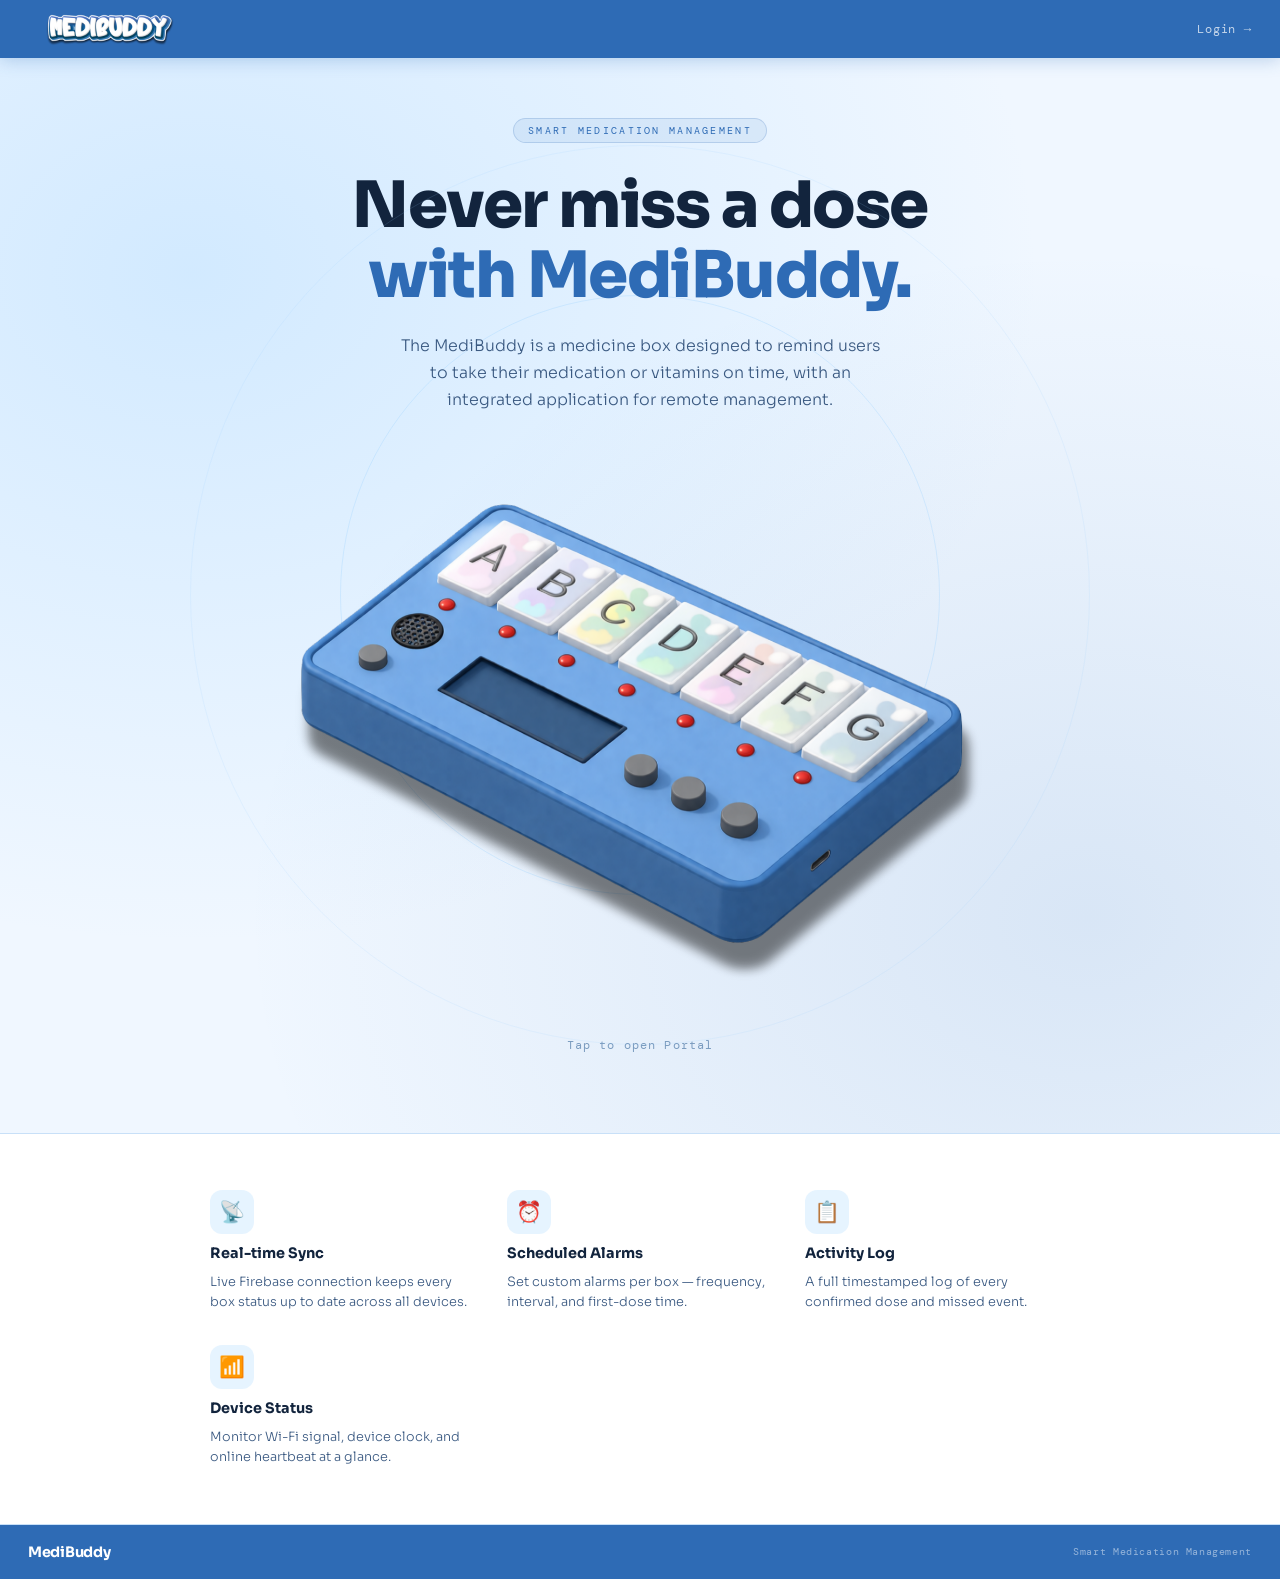
<file: index.html>
<!DOCTYPE html>
<html lang="en">
<head>
<meta charset="UTF-8">
<meta name="viewport" content="width=device-width, initial-scale=1.0">
<title>MediBuddy — Smart Medication Management</title>
<link href="https://fonts.googleapis.com/css2?family=DM+Mono:wght@400;500&family=Sora:wght@300;400;600;700;800&display=swap" rel="stylesheet">

<style>
  :root {
    --bg:        #f0f7ff;
    --surface:   #ffffff;
    --accent:    #2e6bb5;
    --accent-lt: #9ad1ff;
    --accent-dk: #1a4a84;
    --text:      #12243d;
    --text-sec:  #3b5a82;
    --muted:     #7a9bbf;
    --border:    #c8e0f8;
    --font:      'Sora', sans-serif;
    --mono:      'DM Mono', monospace;
  }

  *, *::before, *::after { box-sizing: border-box; margin: 0; padding: 0; }

  html { scroll-behavior: smooth; }

  body {
    background: var(--bg);
    color: var(--text);
    font-family: var(--font);
    min-height: 100vh;
    overflow-x: hidden;
  }

  /* ─────────────────────────────────────────
     HEADER / NAV
  ───────────────────────────────────────── */
  header {
    background: var(--accent);
    height: 58px;
    padding: 0 28px;
    display: flex;
    align-items: center;
    justify-content: space-between;
    position: sticky;
    top: 0;
    z-index: 100;
    box-shadow: 0 2px 16px rgba(46,107,181,0.28);
  }
  .logo {
    display: flex;
    align-items: center;
  }
  .logo-img {
    height: 90px;      /* adjust to fit your PNG */
    width: auto;
    display: block;
  }
 
  .nav-link {
    font-size: 0.78rem;
    font-family: var(--mono);
    color: rgba(255,255,255,0.72);
    text-decoration: none;
    letter-spacing: 0.06em;
    transition: color 0.2s;
  }
  .nav-link:hover { color: #fff; }

  /* ─────────────────────────────────────────
     HERO SECTION
  ───────────────────────────────────────── */
  .hero {
    min-height: calc(100vh - 58px);
    display: flex;
    flex-direction: column;
    align-items: center;
    justify-content: center;
    text-align: center;
    padding: 60px 24px 80px;
    position: relative;
    background-image:
      radial-gradient(ellipse at 15% 20%, rgba(154,209,255,0.35) 0%, transparent 55%),
      radial-gradient(ellipse at 85% 80%, rgba(46,107,181,0.12) 0%, transparent 55%);
  }

  /* Decorative background rings */
  .hero::before {
    content: '';
    position: absolute;
    width: 600px; height: 600px;
    border-radius: 50%;
    border: 1px solid rgba(154,209,255,0.3);
    top: 50%; left: 50%;
    transform: translate(-50%, -50%);
    pointer-events: none;
    animation: pulse-ring 4s ease-in-out infinite;
  }
  .hero::after {
    content: '';
    position: absolute;
    width: 900px; height: 900px;
    border-radius: 50%;
    border: 1px solid rgba(154,209,255,0.15);
    top: 50%; left: 50%;
    transform: translate(-50%, -50%);
    pointer-events: none;
    animation: pulse-ring 4s ease-in-out infinite 0.8s;
  }

  @keyframes pulse-ring {
    0%, 100% { opacity: 0.4; transform: translate(-50%, -50%) scale(1); }
    50%       { opacity: 0.8; transform: translate(-50%, -50%) scale(1.03); }
  }

  .hero-eyebrow {
    font-family: var(--mono);
    font-size: 0.65rem;
    letter-spacing: 0.22em;
    text-transform: uppercase;
    color: var(--accent);
    background: rgba(46,107,181,0.08);
    border: 1px solid rgba(46,107,181,0.2);
    padding: 5px 14px;
    border-radius: 20px;
    margin-bottom: 28px;
    display: inline-block;
    animation: fade-up 0.6s ease both;
  }

  .hero-title {
    font-size: clamp(2.4rem, 6vw, 4rem);
    font-weight: 800;
    line-height: 1.1;
    letter-spacing: -1.5px;
    color: var(--text);
    margin-bottom: 20px;
    max-width: 720px;
    animation: fade-up 0.6s ease 0.1s both;
  }
  .hero-title em {
    font-style: normal;
    color: var(--accent);
  }

  .hero-sub {
    font-size: 1rem;
    font-weight: 300;
    color: var(--text-sec);
    max-width: 480px;
    line-height: 1.7;
    margin-bottom: 48px;
    animation: fade-up 0.6s ease 0.2s both;
  }

  /* =============================================
     DASHBOARD BUTTON — PNG PLACEHOLDER (TOP)
     ─────────────────────────────────────────────
     Replace the <img> src below with your PNG.
     The <a> tag links to dashboard.html.
     Recommended image size: ~260 × 260 px
  ============================================= */
  .dashboard-link {
    display: inline-block;
    text-decoration: none;
    position: relative;
    z-index: 1;
    animation: fade-up 0.6s ease 0.3s both;
    transition: transform 0.2s, filter 0.2s;
  }
  .dashboard-link:hover {
    transform: translateY(-4px) scale(1.03);
    filter: drop-shadow(0 12px 28px rgba(46,107,181,0.30));
  }

  /* ── REPLACE src WITH YOUR PNG ── */
  .dashboard-link img {
    width: 1000px;          /* adjust as needed */
    height: auto;
    display: block;
  }

  .cta-label {
    margin-top: 14px;
    font-size: 0.72rem;
    font-family: var(--mono);
    color: var(--muted);
    letter-spacing: 0.1em;
    animation: fade-up 0.6s ease 0.4s both;
  }

  /* ─────────────────────────────────────────
     FEATURES STRIP
  ───────────────────────────────────────── */
  .features {
    background: var(--surface);
    border-top: 1px solid var(--border);
    border-bottom: 1px solid var(--border);
    padding: 56px 24px;
  }
  .features-inner {
    max-width: 860px;
    margin: 0 auto;
    display: grid;
    grid-template-columns: repeat(auto-fit, minmax(200px, 1fr));
    gap: 32px;
  }
  .feature-item {
    display: flex;
    flex-direction: column;
    gap: 10px;
  }
  .feature-icon {
    width: 44px; height: 44px;
    border-radius: 12px;
    background: rgba(154,209,255,0.25);
    display: flex;
    align-items: center;
    justify-content: center;
    font-size: 1.3rem;
  }
  .feature-title {
    font-size: 0.9rem;
    font-weight: 700;
    color: var(--text);
  }
  .feature-desc {
    font-size: 0.8rem;
    color: var(--text-sec);
    line-height: 1.6;
    font-weight: 300;
  }
  
  /* ─────────────────────────────────────────
     FOOTER
  ───────────────────────────────────────── */
  footer {
    background: var(--accent);
    padding: 18px 28px;
    display: flex;
    align-items: center;
    justify-content: space-between;
    flex-wrap: wrap;
    gap: 8px;
  }
  .footer-logo {
    font-size: 0.9rem;
    font-weight: 700;
    color: #fff;
    letter-spacing: -0.3px;
  }
  .footer-note {
    font-family: var(--mono);
    font-size: 0.65rem;
    color: rgba(255,255,255,0.5);
    letter-spacing: 0.06em;
  }

  /* ─────────────────────────────────────────
     ANIMATIONS
  ───────────────────────────────────────── */
  @keyframes fade-up {
    from { opacity: 0; transform: translateY(18px); }
    to   { opacity: 1; transform: translateY(0); }
  }

  /* ─────────────────────────────────────────
     MOBILE
  ───────────────────────────────────────── */
  @media (max-width: 520px) {
    .hero-title { letter-spacing: -0.8px; }
    .hero::before { width: 340px; height: 340px; }
    .hero::after  { width: 520px; height: 520px; }
  }
</style>
</head>
<body>

<!-- ═══════════════════════════════════════
     HEADER
═══════════════════════════════════════ -->
<header>
  <div class="logo">
    <img src="Images/medibuddy_logo.png" alt="MediBuddy Logo" class="logo-img">
  </div>

  <a href="login.html" class="nav-link">Login →</a>
</header>


<!-- ═══════════════════════════════════════
     HERO
═══════════════════════════════════════ -->
<section class="hero">

  <div class="hero-eyebrow">Smart Medication Management</div>

  <h1 class="hero-title">
    Never miss a dose<br>
    <em>with MediBuddy.</em>
  </h1>

  <p class="hero-sub">
    The MediBuddy is a medicine box designed to remind users 
    to take their medication or vitamins on time, with an integrated 
    application for remote management.
  </p>

  <a href="login.html" class="dashboard-link" title="Go to Dashboard">
    <img src="Images/medibuddy_model.png" alt="Open Dashboard">
  </a>

  <div class="cta-label">Tap to open Portal</div>

</section>


<!-- ═══════════════════════════════════════
     FEATURES STRIP
═══════════════════════════════════════ -->
<section class="features">
  <div class="features-inner">
    <div class="feature-item">
      <div class="feature-icon">📡</div>
      <div class="feature-title">Real-time Sync</div>
      <div class="feature-desc">Live Firebase connection keeps every box status up to date across all devices.</div>
    </div>
    <div class="feature-item">
      <div class="feature-icon">⏰</div>
      <div class="feature-title">Scheduled Alarms</div>
      <div class="feature-desc">Set custom alarms per box — frequency, interval, and first-dose time.</div>
    </div>
    <div class="feature-item">
      <div class="feature-icon">📋</div>
      <div class="feature-title">Activity Log</div>
      <div class="feature-desc">A full timestamped log of every confirmed dose and missed event.</div>
    </div>
    <div class="feature-item">
      <div class="feature-icon">📶</div>
      <div class="feature-title">Device Status</div>
      <div class="feature-desc">Monitor Wi-Fi signal, device clock, and online heartbeat at a glance.</div>
    </div>
  </div>
</section>


<footer>
  <div class="footer-logo">MediBuddy</div>
  <div class="footer-note">Smart Medication Management</div>
</footer>

</body>
</html>
</file>
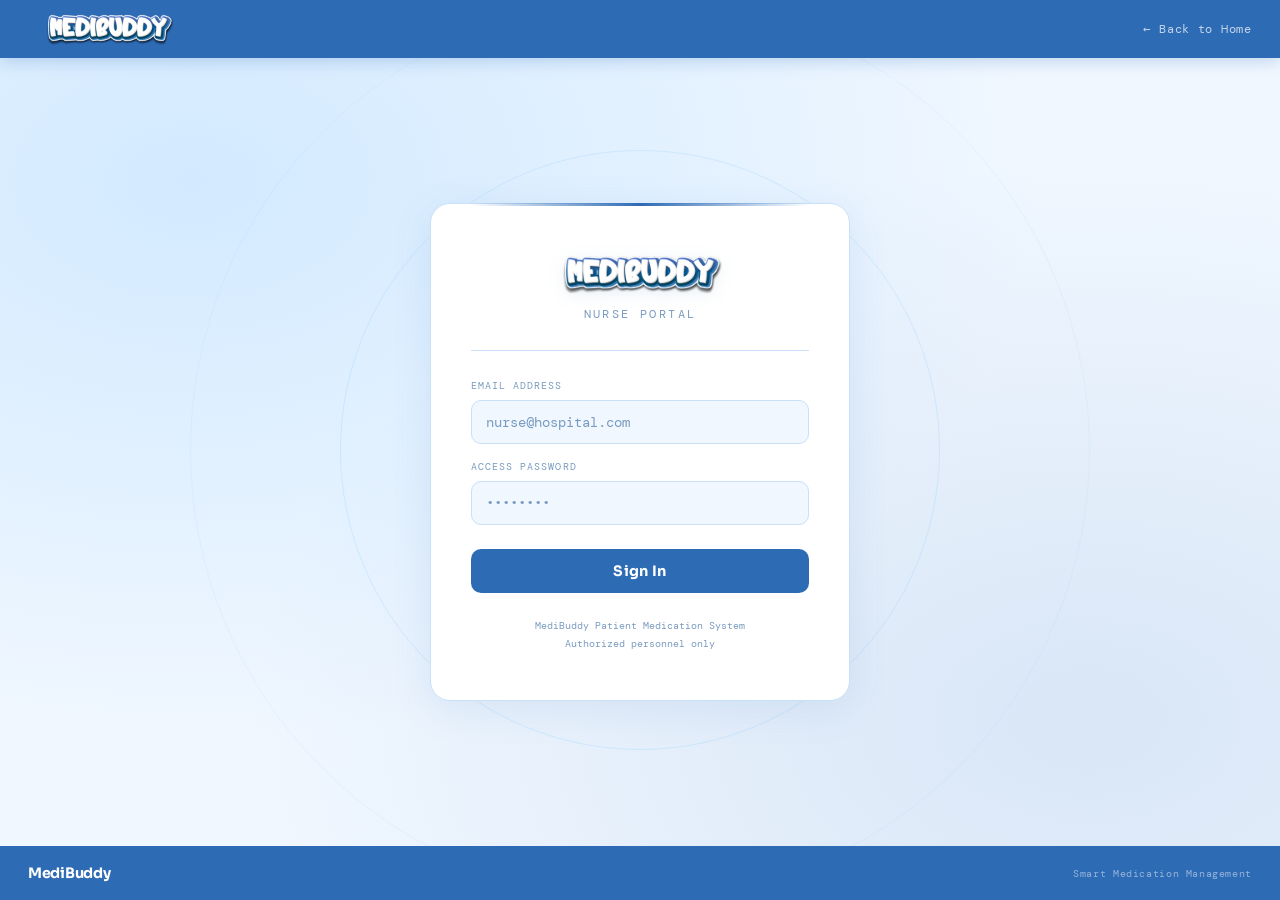
<file: login.html>
<!DOCTYPE html>
<html lang="en">
<head>
<meta charset="UTF-8">
<meta name="viewport" content="width=device-width, initial-scale=1.0">
<title>MediBuddy — Sign In</title>
<link href="https://fonts.googleapis.com/css2?family=DM+Mono:wght@400;500&family=Sora:wght@300;400;600;700;800&display=swap" rel="stylesheet">
<style>
  :root {
    --bg:        #f0f7ff;
    --surface:   #ffffff;
    --accent:    #2e6bb5;
    --accent-lt: #9ad1ff;
    --accent-dk: #1a4a84;
    --text:      #12243d;
    --text-sec:  #3b5a82;
    --muted:     #7a9bbf;
    --border:    #c8e0f8;
    --danger:    #d94f4f;
    --font:      'Sora', sans-serif;
    --mono:      'DM Mono', monospace;
  }

  *, *::before, *::after { box-sizing: border-box; margin: 0; padding: 0; }

  body {
    background: var(--bg);
    color: var(--text);
    font-family: var(--font);
    min-height: 100vh;
    display: flex;
    flex-direction: column;
    overflow-x: hidden;
    background-image:
      radial-gradient(ellipse at 15% 20%, rgba(154,209,255,0.35) 0%, transparent 55%),
      radial-gradient(ellipse at 85% 80%, rgba(46,107,181,0.12) 0%, transparent 55%);
  }

  /* ── Decorative rings (same as hero) ── */
  body::before {
    content: '';
    position: fixed;
    width: 600px; height: 600px;
    border-radius: 50%;
    border: 1px solid rgba(154,209,255,0.3);
    top: 50%; left: 50%;
    transform: translate(-50%, -50%);
    pointer-events: none;
    animation: pulse-ring 4s ease-in-out infinite;
  }
  body::after {
    content: '';
    position: fixed;
    width: 900px; height: 900px;
    border-radius: 50%;
    border: 1px solid rgba(154,209,255,0.15);
    top: 50%; left: 50%;
    transform: translate(-50%, -50%);
    pointer-events: none;
    animation: pulse-ring 4s ease-in-out infinite 0.8s;
  }
  @keyframes pulse-ring {
    0%, 100% { opacity: 0.4; transform: translate(-50%, -50%) scale(1); }
    50%       { opacity: 0.8; transform: translate(-50%, -50%) scale(1.03); }
  }

  /* ── Header ── */
  header {
    background: var(--accent);
    height: 58px;
    padding: 0 28px;
    display: flex;
    align-items: center;
    justify-content: space-between;
    position: sticky;
    top: 0;
    z-index: 100;
    box-shadow: 0 2px 16px rgba(46,107,181,0.28);
    flex-shrink: 0;
  }
  .logo-img {
    height: 90px;
    width: auto;
    display: block;
  }
  .nav-link {
    font-size: 0.78rem;
    font-family: var(--mono);
    color: rgba(255,255,255,0.72);
    text-decoration: none;
    letter-spacing: 0.06em;
    transition: color 0.2s;
  }
  .nav-link:hover { color: #fff; }

  /* ── Main content area ── */
  main {
    flex: 1;
    display: flex;
    align-items: center;
    justify-content: center;
    padding: 40px 20px;
    position: relative;
    z-index: 1;
  }

  /* ── Login card ── */
  .card {
    background: var(--surface);
    border: 1px solid var(--border);
    border-radius: 20px;
    padding: 48px 40px;
    width: 100%;
    max-width: 420px;
    box-shadow: 0 8px 40px rgba(46,107,181,0.10);
    animation: fade-up 0.5s cubic-bezier(.16,1,.3,1) both;
    position: relative;
  }
  /* Top accent line matching the accent colour */
  .card::before {
    content: '';
    position: absolute;
    top: -1px; left: 40px; right: 40px;
    height: 3px;
    background: linear-gradient(90deg, transparent, var(--accent), transparent);
    border-radius: 3px;
  }

  /* ── Logo block ── */
  .logo-block {
    text-align: center;
    margin-bottom: 24px;
  }
  .logo-icon {
    width: 52px; height: 52px;
    border-radius: 14px;
    background: rgba(46,107,181,0.08);
    border: 1px solid rgba(46,107,181,0.18);
    display: inline-flex;
    align-items: center;
    justify-content: center;
    font-size: 24px;
    margin-bottom: 16px;
  }
  .logo-name {
    font-size: 1.9rem;
    font-weight: 800;
    color: var(--text);
    letter-spacing: -1px;
    line-height: 1;
  }
  .logo-name em {
    font-style: normal;
    color: var(--accent);
  }
  .logo-sub {
    font-size: 0.75rem;
    font-family: var(--mono);
    color: var(--muted);
    letter-spacing: 0.2em;
    text-transform: uppercase;
  }
  
/* Logo image inside card */
.login-card-logo {
  max-width: 200px; /* Adjust this width to fit your logo's aspect ratio */
  height: auto;
  display: block;
  margin: 0 auto 12px auto; /* Centers the image and adds space below */
  filter: drop-shadow(0 4px 8px rgba(46, 107, 181, 0.1)); /* Optional: adds a soft lift */
}

  .divider {
    height: 1px;
    background: var(--border);
    margin: 28px 0;
  }

  /* ── Form fields ── */
  .field { margin-bottom: 16px; }
  .field label {
    display: block;
    font-size: 0.65rem;
    font-family: var(--mono);
    color: var(--muted);
    text-transform: uppercase;
    letter-spacing: 0.1em;
    margin-bottom: 8px;
  }
  .field input {
    width: 100%;
    background: var(--bg);
    border: 1px solid var(--border);
    border-radius: 10px;
    color: var(--text);
    font-family: var(--mono);
    font-size: 0.9rem;
    padding: 12px 14px;
    outline: none;
    transition: border-color 0.2s, box-shadow 0.2s;
    -webkit-appearance: none;
  }
  .field input::placeholder { color: var(--muted); }
  .field input:focus {
    border-color: var(--accent);
    box-shadow: 0 0 0 3px rgba(46,107,181,0.10);
  }
  .field input.error { border-color: var(--danger); }
.error-msg {
    font-size: 0.72rem;
    font-family: var(--mono);
    color: var(--danger);
    margin-top: 6px;
    display: none;
  }
  .error-msg.show { display: block; }

  /* ── Sign in button ── */
  .btn-login {
    width: 100%;
    background: var(--accent);
    color: #fff;
    border: none;
    border-radius: 10px;
    padding: 13px;
    font-family: var(--font);
    font-size: 0.9rem;
    font-weight: 700;
    cursor: pointer;
    margin-top: 8px;
    transition: background 0.2s, transform 0.1s, box-shadow 0.2s;
    letter-spacing: 0.02em;
    position: relative;
    overflow: hidden;
  }
  .btn-login:hover {
    background: var(--accent-dk);
    box-shadow: 0 4px 16px rgba(46,107,181,0.25);
  }
  .btn-login:active { transform: scale(0.98); }
  .btn-login:disabled { opacity: 0.5; cursor: not-allowed; }

  /* Shimmer on hover */
  .btn-login::after {
    content: '';
    position: absolute; inset: 0;
    background: linear-gradient(90deg, transparent 0%, rgba(255,255,255,0.12) 50%, transparent 100%);
    transform: translateX(-100%);
    transition: transform 0.4s;
  }
  .btn-login:hover::after { transform: translateX(100%); }

  .spinner {
    display: none;
    width: 16px; height: 16px;
    border: 2px solid rgba(255,255,255,0.3);
    border-top-color: #fff;
    border-radius: 50%;
    animation: spin 0.6s linear infinite;
    margin: 0 auto;
  }
  @keyframes spin { to { transform: rotate(360deg); } }

  .footer-note {
    text-align: center;
    font-size: 0.65rem;
    font-family: var(--mono);
    color: var(--muted);
    margin-top: 24px;
    line-height: 1.7;
  }

  /* ── Footer ── */
  footer {
    background: var(--accent);
    padding: 18px 28px;
    display: flex;
    align-items: center;
    justify-content: space-between;
    flex-wrap: wrap;
    gap: 8px;
    flex-shrink: 0;
    position: relative;
    z-index: 1;
  }
  .footer-brand {
    font-size: 0.9rem;
    font-weight: 700;
    color: #fff;
    letter-spacing: -0.3px;
  }
  .footer-copy {
    font-family: var(--mono);
    font-size: 0.65rem;
    color: rgba(255,255,255,0.5);
    letter-spacing: 0.06em;
  }

  /* ── Animations ── */
  @keyframes fade-up {
    from { opacity: 0; transform: translateY(18px); }
    to   { opacity: 1; transform: translateY(0); }
  }
  @keyframes shake {
    0%,100% { transform: translateX(0); }
    20%     { transform: translateX(-8px); }
    40%     { transform: translateX(8px); }
    60%     { transform: translateX(-6px); }
    80%     { transform: translateX(6px); }
  }
  .shake { animation: shake 0.4s ease; }

  @media (max-width: 480px) {
    .card { padding: 36px 24px; }
    body::before { width: 340px; height: 340px; }
    body::after  { width: 520px; height: 520px; }
  }


</style>
</head>
<body>

<header>
  <div class="logo">
    <img src="Images/medibuddy_logo.png" alt="MediBuddy Logo" class="logo-img">
  </div>
  <a href="index.html" class="nav-link">← Back to Home</a>
</header>

<main>
  <div class="card" id="card">
    <div class="logo-block">
      <img src="Images/medibuddy_logo-cropped.png" alt="MediBuddy Logo" class="login-card-logo">
      <div class="logo-sub">Nurse Portal</div>
    </div>

    <div class="divider"></div>

    <div class="field">
      <label>Email Address</label>
      <input type="email" id="email" placeholder="nurse@hospital.com" autocomplete="email">
      <div class="error-msg" id="email-err" >Please enter a valid email address.</div>
    </div>

    <div class="field">
      <label>Access Password</label>
      <input type="password" id="password" placeholder="••••••••" autocomplete="current-password">
      <div class="error-msg" id="pass-err" >Incorrect password. Please try again.</div>
    </div>

    <button class="btn-login" id="loginBtn" onclick="handleLogin()">
      <span id="btn-text">Sign In</span>
      <div class="spinner" id="spinner"></div>
    </button>

    <div class="footer-note">
      MediBuddy Patient Medication System<br>
      Authorized personnel only
    </div>
  </div>
</main>

<footer>
  <div class="footer-brand">MediBuddy</div>
  <div class="footer-copy">Smart Medication Management</div>
</footer>

<script>
  const DASHBOARD_PASSWORD = "medibuddy2025";

  const emailInput = document.getElementById("email");
  const passInput  = document.getElementById("password");
  const loginBtn   = document.getElementById("loginBtn");
  const btnText    = document.getElementById("btn-text");
  const spinner    = document.getElementById("spinner");
  const emailErr   = document.getElementById("email-err");
  const passErr    = document.getElementById("pass-err");
  const card       = document.getElementById("card");

  document.addEventListener("keydown", e => { if (e.key === "Enter") handleLogin(); });

  function setLoading(on) {
    loginBtn.disabled     = on;
    btnText.style.display = on ? "none"  : "block";
    spinner.style.display = on ? "block" : "none";
  }

  function clearErrors() {
    emailInput.classList.remove("error"); passInput.classList.remove("error");
    emailErr.classList.remove("show");    passErr.classList.remove("show");
  }

  function shakeCard() {
    card.classList.remove("shake"); void card.offsetWidth; card.classList.add("shake");
  }

  function isValidEmail(e) { return /^[^\s@]+@[^\s@]+\.[^\s@]+$/.test(e); }

  function handleLogin() {
    clearErrors();
    const email    = emailInput.value.trim();
    const password = passInput.value;
    let valid = true;

    if (!isValidEmail(email)) {
      emailInput.classList.add("error"); emailErr.classList.add("show"); valid = false;
    }
    if (!password) {
      passInput.classList.add("error");
      passErr.textContent = "Please enter a password.";
      passErr.classList.add("show"); valid = false;
    }
    if (!valid) { shakeCard(); return; }

    setLoading(true);

    setTimeout(() => {
      if (password !== DASHBOARD_PASSWORD) {
        setLoading(false);
        passInput.classList.add("error");
        passErr.textContent = "Incorrect password. Please try again.";
        passErr.classList.add("show");
        passInput.value = ""; passInput.focus();
        shakeCard(); return;
      }
      sessionStorage.setItem("nurseEmail", email);
      sessionStorage.setItem("authenticated", "true");
      card.style.transition = "opacity .3s, transform .3s";
      card.style.opacity    = "0";
      card.style.transform  = "scale(.97)";
      setTimeout(() => { window.location.href = "dashboard.html"; }, 300);
    }, 600);
  }
</script>
</body>
</html>
</file>
